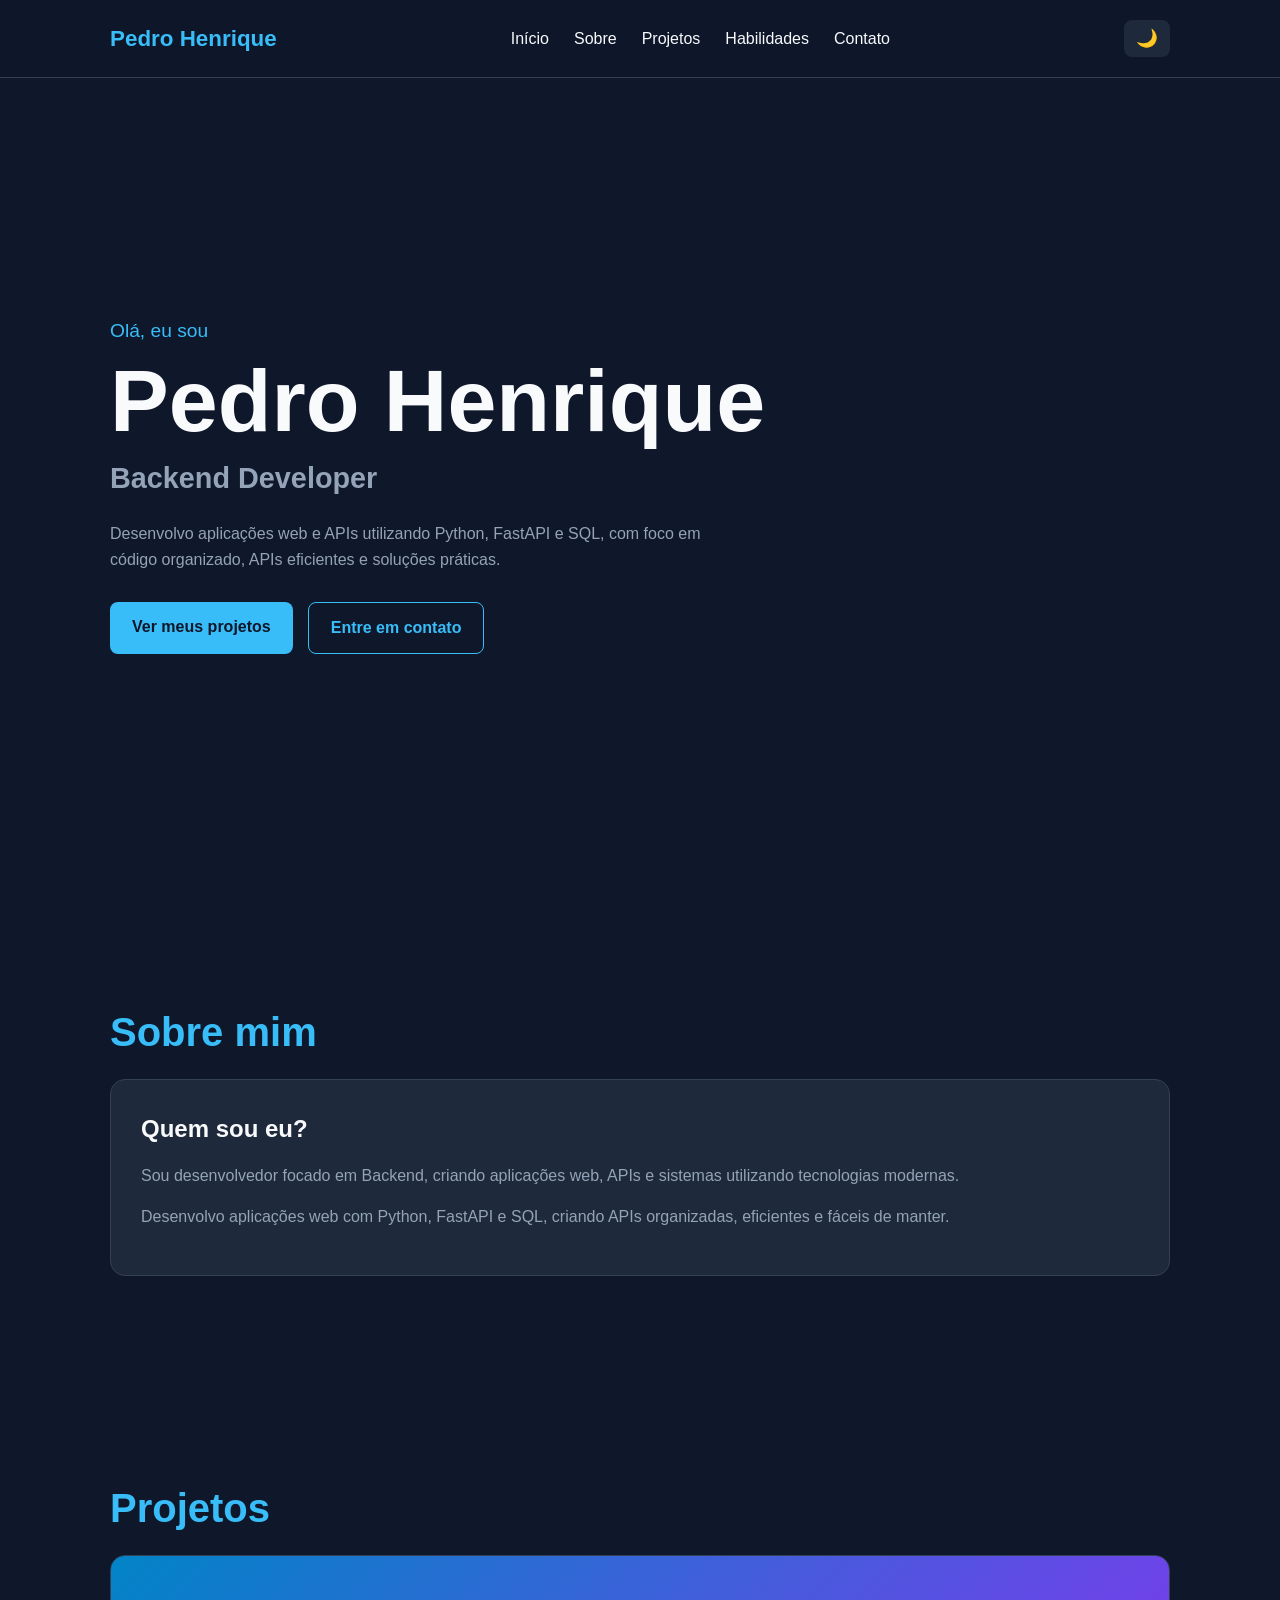
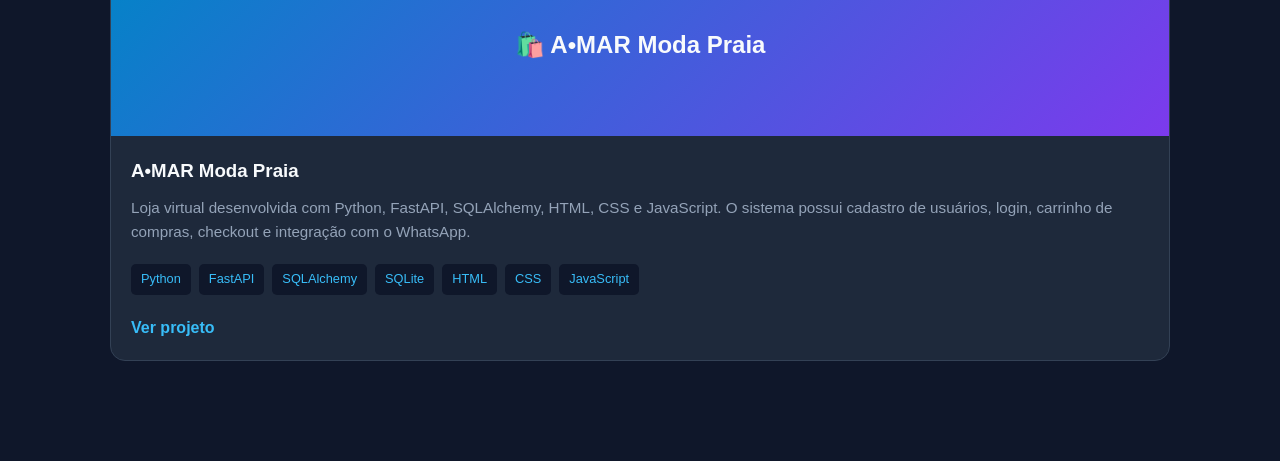
<file: index.html>
<!DOCTYPE html>
<html lang="pt-BR">

<head>
    <meta charset="UTF-8">
    <meta name="viewport" content="width=device-width, initial-scale=1.0">

    <title>Pedro Henrique - Portfólio</title>

    <link rel="stylesheet" href="style.css">
</head>

<body>

    <!-- Cabeçalho -->
    <header>
        <nav class="navbar">

            <a href="#inicio" class="logo">
                Pedro Henrique
            </a>

            <ul class="nav-links">
                <li><a href="#inicio">Início</a></li>
                <li><a href="#sobre">Sobre</a></li>
                <li><a href="#projetos">Projetos</a></li>
                <li><a href="#habilidades">Habilidades</a></li>
                <li><a href="#contato">Contato</a></li>
            </ul>

            <button id="theme-button" type="button">🌙</button>

        </nav>
    </header>


    <main>

        <!-- Início -->
        <section id="inicio" class="hero">

            <div class="hero-text">

                <p>Olá, eu sou</p>

                <h1>Pedro Henrique</h1>

                <h2>Backend Developer</h2>

                <p>
                    Desenvolvo aplicações web e APIs utilizando
                    Python, FastAPI e SQL, com foco em código organizado,
                    APIs eficientes e soluções práticas.
                </p>

                <div class="hero-buttons">

                    <a href="#projetos" class="button">
                        Ver meus projetos
                    </a>

                    <a href="#contato" class="button secondary">
                        Entre em contato
                    </a>

                </div>

            </div>

        </section>


        <!-- Sobre -->
        <section id="sobre" class="section">

            <h2>Sobre mim</h2>

            <div class="about">

                <div>

                    <h3>Quem sou eu?</h3>

                    <p>
                        Sou desenvolvedor focado em Backend,
                        criando aplicações web, APIs e sistemas
                        utilizando tecnologias modernas.
                    </p>

                    <p>
                        Desenvolvo aplicações web com Python,
                        FastAPI e SQL, criando APIs organizadas,
                        eficientes e fáceis de manter.
                    </p>

                </div>

            </div>

        </section>


        <!-- Projetos -->
        <section id="projetos" class="section">

            <h2>Projetos</h2>

            <article class="project-card">

                <div class="project-image">
                    <span>🛍️ A•MAR Moda Praia</span>
                </div>

                <div class="project-content">

                    <h3>A•MAR Moda Praia</h3>

                    <p>
                        Loja virtual desenvolvida com Python,
                        FastAPI, SQLAlchemy, HTML, CSS e JavaScript.

                        O sistema possui cadastro de usuários,
                        login, carrinho de compras, checkout e
                        integração com o WhatsApp.
                    </p>

                    <div class="technologies">

                        <span>Python</span>
                        <span>FastAPI</span>
                        <span>SQLAlchemy</span>
                        <span>SQLite</span>
                        <span>HTML</span>
                        <span>CSS</span>
                        <span>JavaScript</span>

                    </div>

                    <div class="project-links">

                        <a href="projetos/modapraia.html">
                            Ver projeto
</file>
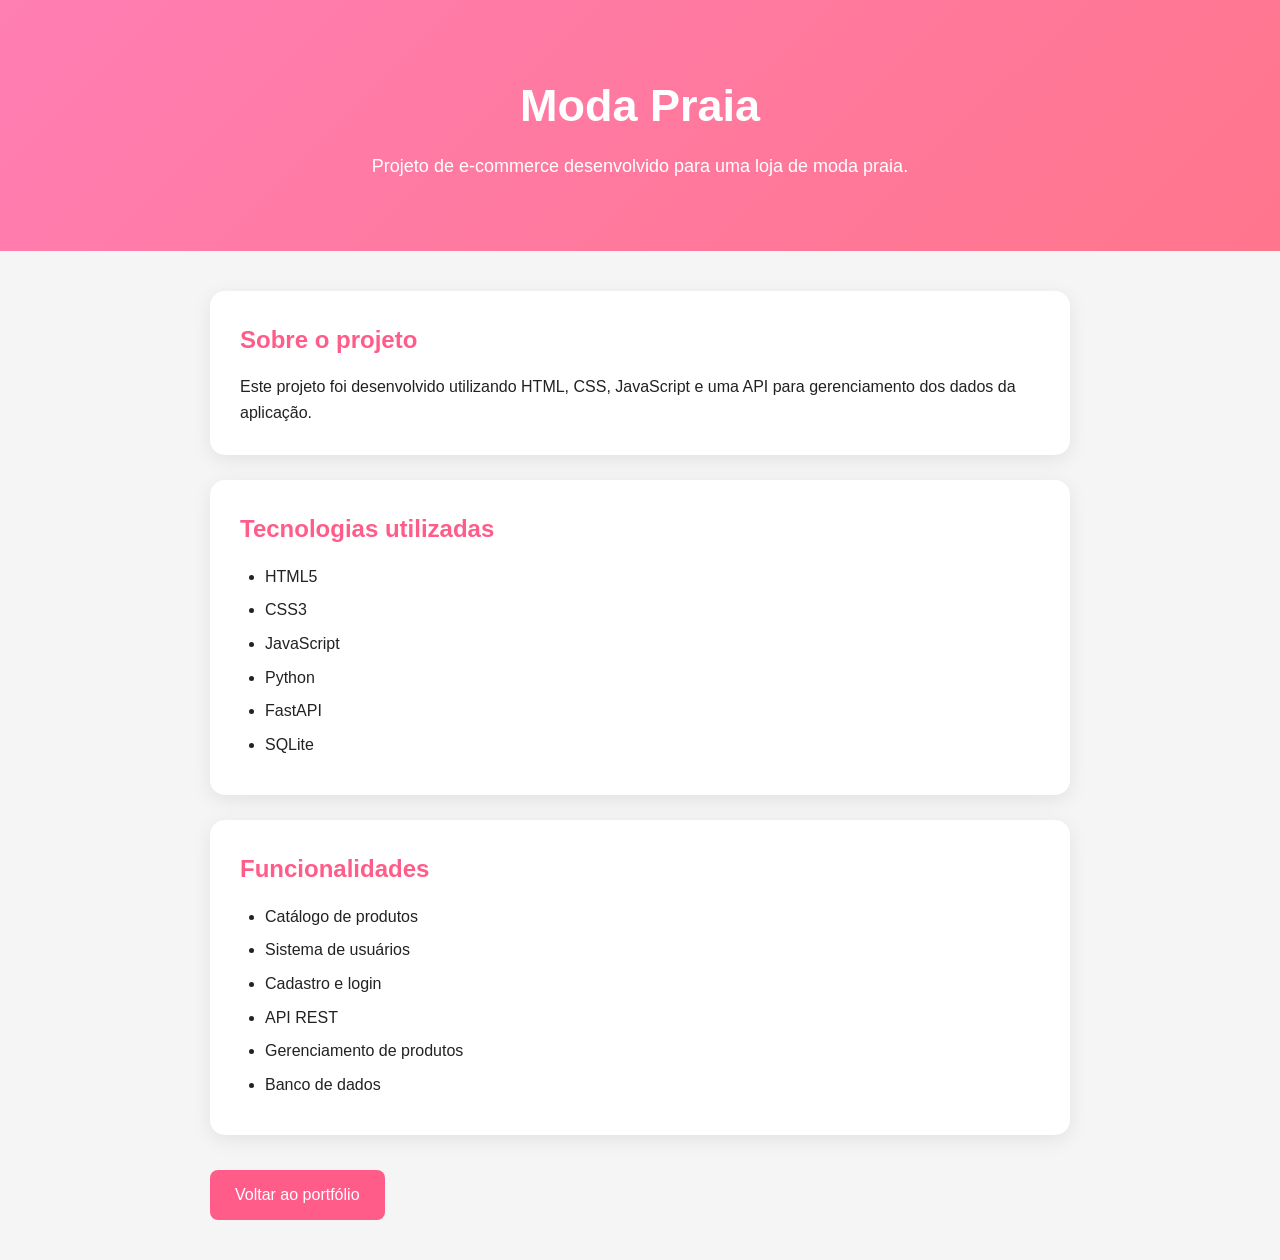
<file: projetos/ moda-praia.html>
<!DOCTYPE html>
<html lang="pt-BR">
<head>
    <meta charset="UTF-8">
    <meta name="viewport" content="width=device-width, initial-scale=1.0">

    <title>Moda Praia | Projeto</title>

    <link rel="stylesheet" href="modapraia.css">
</head>

<body>

    <header>
        <h1>Moda Praia</h1>
        <p>Projeto de e-commerce desenvolvido para uma loja de moda praia.</p>
    </header>

    <main>

        <section>
            <h2>Sobre o projeto</h2>
            <p>
                Este projeto foi desenvolvido utilizando HTML, CSS, JavaScript
                e uma API para gerenciamento dos dados da aplicação.
            </p>
        </section>

        <section>
            <h2>Tecnologias utilizadas</h2>

            <ul>
                <li>HTML5</li>
                <li>CSS3</li>
                <li>JavaScript</li>
                <li>Python</li>
                <li>FastAPI</li>
                <li>SQLite</li>
            </ul>
        </section>

        <section>
            <h2>Funcionalidades</h2>

            <ul>
                <li>Catálogo de produtos</li>
                <li>Sistema de usuários</li>
                <li>Cadastro e login</li>
                <li>API REST</li>
                <li>Gerenciamento de produtos</li>
                <li>Banco de dados</li>
            </ul>
        </section>

        <a href="../index.html" class="btn">Voltar ao portfólio</a>

    </main>

</body>
</html>
</file>
<file: style.css>
/* =========================
   RESET
========================= */

* {
    margin: 0;
    padding: 0;
    box-sizing: border-box;
}

html {
    scroll-behavior: smooth;
}

body {
    font-family: Arial, Helvetica, sans-serif;
    background: #0f172a;
    color: #f8fafc;
    line-height: 1.6;
}


/* =========================
   VARIÁVEIS
========================= */

:root {
    --background: #0f172a;
    --background-secondary: #1e293b;
    --card: #1e293b;
    --text: #f8fafc;
    --text-secondary: #94a3b8;
    --primary: #38bdf8;
    --primary-dark: #0284c7;
    --border: #334155;
}


/* =========================
   HEADER
========================= */

header {
    position: fixed;
    top: 0;
    left: 0;
    width: 100%;
    z-index: 1000;

    background: rgba(15, 23, 42, 0.85);
    backdrop-filter: blur(10px);

    border-bottom: 1px solid var(--border);
}

.navbar {
    max-width: 1100px;
    margin: auto;

    padding: 20px;

    display: flex;
    align-items: center;
    justify-content: space-between;
}

.logo {
    color: var(--primary);
    text-decoration: none;
    font-size: 1.4rem;
    font-weight: bold;
}

.nav-links {
    list-style: none;

    display: flex;
    gap: 25px;
}

.nav-links a {
    color: var(--text);
    text-decoration: none;

    transition: 0.3s;
}

.nav-links a:hover {
    color: var(--primary);
}

#theme-button {
    border: none;
    background: var(--card);
    color: var(--text);

    padding: 8px 12px;
    border-radius: 8px;

    cursor: pointer;
    font-size: 1.1rem;

    transition: 0.3s;
}

#theme-button:hover {
    background: var(--primary);
    color: #0f172a;
}


/* =========================
   HERO
========================= */

.hero {
    min-height: 100vh;

    max-width: 1100px;
    margin: auto;

    padding: 150px 20px 80px;

    display: flex;
    align-items: center;
}

.hero-text {
    max-width: 700px;
}

.hero-text > p:first-child {
    color: var(--primary);
    font-size: 1.2rem;
}

.hero h1 {
    font-size: clamp(3rem, 8vw, 5.5rem);
    line-height: 1;
    margin: 10px 0;
}

.hero h2 {
    color: var(--text-secondary);
    font-size: 1.8rem;
    margin-bottom: 20px;
}

.hero-text > p {
    color: var(--text-secondary);
    max-width: 600px;
}

.hero-buttons {
    display: flex;
    gap: 15px;
    margin-top: 30px;
}

.button {
    display: inline-block;

    padding: 12px 22px;

    background: var(--primary);
    color: #0f172a;

    border-radius: 8px;

    text-decoration: none;
    font-weight: bold;

    transition: 0.3s;
}

.button:hover {
    background: var(--primary-dark);
    color: white;

    transform: translateY(-3px);
}

.button.secondary {
    background: transparent;
    color: var(--primary);

    border: 1px solid var(--primary);
}

.button.secondary:hover {
    background: var(--primary);
    color: #0f172a;
}


/* =========================
   SEÇÕES
========================= */

.section {
    max-width: 1100px;
    margin: auto;

    padding: 100px 20px;
}

.section h2 {
    font-size: 2.5rem;
    margin-bottom: 15px;

    color: var(--primary);
}

.section-description {
    color: var(--text-secondary);
    margin-bottom: 40px;
}


/* =========================
   SOBRE
========================= */

.about {
    background: var(--card);

    padding: 30px;

    border: 1px solid var(--border);
    border-radius: 15px;
}

.about h3 {
    margin-bottom: 15px;
    font-size: 1.5rem;
}

.about p {
    color: var(--text-secondary);
    margin-bottom: 15px;
}


/* =========================
   PROJETOS
========================= */

.projects {
    display: grid;

    grid-template-columns: repeat(3, 1fr);

    gap: 25px;
}

.project-card {
    background: var(--card);

    border: 1px solid var(--border);
    border-radius: 15px;

    overflow: hidden;

    transition: 0.3s;
}

.project-card:hover {
    transform: translateY(-8px);

    border-color: var(--primary);

    box-shadow: 0 10px 30px rgba(0, 0, 0, 0.3);
}

.project-image {
    height: 180px;

    display: flex;
    align-items: center;
    justify-content: center;

    background: linear-gradient(
        135deg,
        #0284c7,
        #7c3aed
    );

    font-size: 1.5rem;
    font-weight: bold;
}

.project-content {
    padding: 20px;
}

.project-content h3 {
    margin-bottom: 10px;
}

.project-content p {
    color: var(--text-secondary);

    font-size: 0.95rem;

    margin-bottom: 20px;
}

.technologies {
    display: flex;
    flex-wrap: wrap;
    gap: 8px;

    margin-bottom: 20px;
}

.technologies span {
    background: #0f172a;

    color: var(--primary);

    padding: 5px 10px;

    border-radius: 5px;

    font-size: 0.8rem;
}

.project-links {
    display: flex;
    gap: 15px;
}

.project-links a {
    color: var(--primary);
    text-decoration: none;

    font-weight: bold;
}

.project-links a:hover {
    text-decoration: underline;
}


/* =========================
   HABILIDADES
========================= */

.skills {
    max-width: 700px;
}

.skill {
    margin-bottom: 25px;
}

.skill > span {
    display: block;
    margin-bottom: 8px;
}

.skill-bar {
    height: 10px;

    background: var(--background-secondary);

    border-radius: 10px;

    overflow: hidden;
}

.skill-progress {
    height: 100%;

    background: var(--primary);

    border-radius: 10px;
}

.skill-progress.python {
    width: 85%;
}

.skill-progress.fastapi {
    width: 75%;
}

.skill-progress.sql {
    width: 70%;
}

.skill-progress.frontend {
    width: 65%;
}


/* =========================
   CONTATO
========================= */

.contact {
    text-align: center;
}

.contact p {
    color: var(--text-secondary);

    max-width: 600px;
    margin: 0 auto 25px;
}

.social-links {
    display: flex;
    justify-content: center;
    gap: 20px;
}

.social-links a {
    color: var(--primary);
    text-decoration: none;

    font-weight: bold;
}

.social-links a:hover {
    text-decoration: underline;
}


/* =========================
   FOOTER
========================= */

footer {
    text-align: center;

    padding: 30px 20px;

    border-top: 1px solid var(--border);

    color: var(--text-secondary);
}


/* =========================
   RESPONSIVIDADE
========================= */

@media (max-width: 800px) {

    .nav-links {
        display: none;
    }

    .projects {
        grid-template-columns: 1fr;
    }

    .hero {
        text-align: center;
    }

    .hero-text {
        margin: auto;
    }

    .hero-buttons {
        justify-content: center;
        flex-wrap: wrap;
    }

    .section {
        padding: 70px 20px;
    }
}
</file>
<file: projetos/modapraia.css>
* {
    margin: 0;
    padding: 0;
    box-sizing: border-box;
}

body {
    font-family: Arial, sans-serif;
    background: #f5f5f5;
    color: #222;
    line-height: 1.6;
}

header {
    background: linear-gradient(135deg, #ff7eb3, #ff758c);
    color: white;
    text-align: center;
    padding: 70px 20px;
}

header h1 {
    font-size: 45px;
    margin-bottom: 10px;
}

header p {
    font-size: 18px;
}

main {
    max-width: 900px;
    margin: 40px auto;
    padding: 0 20px;
}

section {
    background: white;
    padding: 30px;
    margin-bottom: 25px;
    border-radius: 15px;
    box-shadow: 0 5px 20px rgba(0, 0, 0, 0.08);
}

section h2 {
    color: #ff5c8a;
    margin-bottom: 15px;
}

ul {
    padding-left: 25px;
}

li {
    margin-bottom: 8px;
}

.btn {
    display: inline-block;
    margin-top: 10px;
    padding: 12px 25px;
    background: #ff5c8a;
    color: white;
    text-decoration: none;
    border-radius: 8px;
    transition: 0.3s;
}

.btn:hover {
    background: #e94775;
    transform: translateY(-2px);
}

@media (max-width: 600px) {
    header {
        padding: 50px 15px;
    }

    header h1 {
        font-size: 35px;
    }

    header p {
        font-size: 16px;
    }

    section {
        padding: 22px;
    }
}
</file>
